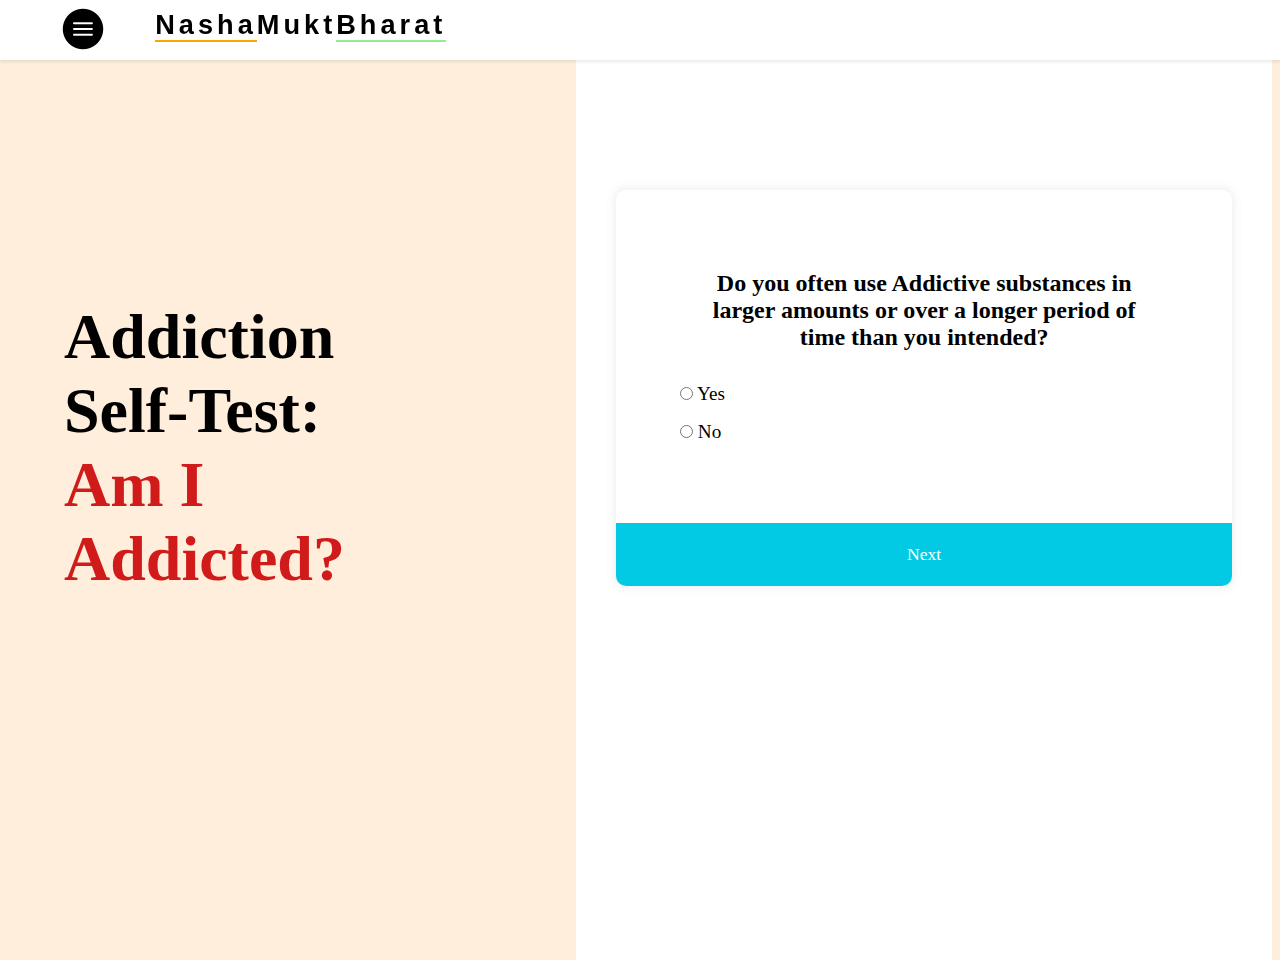
<file: addictiontst.html>
<!DOCTYPE html>
<html lang="en">
<head>
    <meta charset="UTF-8">
    <meta http-equiv="X-UA-Compatible" content="IE=edge">
    <meta name="viewport" content="width=device-width, initial-scale=1.0">
    <link rel="stylesheet" href="test.css">
    <title>Document</title>
</head>
<body>
    <nav class="flex">
        <div id="navleft" class="flex">
          <button id="btn"><img src="icons8-menu-64.png" alt="menu" /></button>
          <a href="index.html" id="name"
            ><span id="one">Nasha</span><span id="two">Mukt</span
            ><span id="three">Bharat</span></a
          >
        </div>
        <!-- <div class="flex">
          <a href="login.html"
            ><img
              src="iconmonstr-user-19-240.png"
              alt="login"
              style="width: 40px"
          /></a>
          <p id="login">
            <a href="login.html" style="text-decoration: none; color: black">
              Profile</a
            >
          </p>
        </div> -->
      </nav>
      <div id="menu">
        <button id="btn1"><img src="iconmonstr-x-mark-1-240.png" alt="menu" style="width: 35px; margin-left:15px;"/></button>
        <div id="menucontainer">
          <p><a href="login.html">Your Profile</a></p>
          <p><a href="addictiontst.html">Addiction Test</a></p>
          <p><a href="stats.html">Global Statistics</a></p>
          <p><a href="knowledge.html">General Treatment</a></p>
          <p><a href="message.html">Messages from Real life fighters</a></p>
          <p><a href="frm.html">Become a volunteer / Need Volunteers</a></p>
        </div>
      </div>

        <div id="left">
            <h1>Addiction <br> Self-Test: <br> <span style="color: rgb(209, 27, 27);">Am I Addicted?</span></h1>
        </div>
        <div id="right">
            <!-- <form action="#">
                <p>Do you often use Alcohol in larger amounts or over a longer period of time than you intended?</p>
                <div class="answer">
                    <label class="container">Yes
                        <input type="checkbox" checked="checked">
                        <span class="checkmark"></span>
                    </label>
                    <label class="container">No
                        <input type="checkbox">
                        <span class="checkmark"></span>
                    </label>
                </div>
                <hr>
                <p>Have you for a while now wanted to cut back on Alcohol or made unsuccessful attempts to do so?</p>
                <div class="answer">
                    <label class="container">Yes
                        <input type="checkbox" checked="checked">
                        <span class="checkmark"></span>
                    </label>
                    <label class="container">No
                        <input type="checkbox">
                        <span class="checkmark"></span>
                    </label>
                </div>
                <hr>
                <p>Do you spend a great deal of time finding, using, or recovering from Alcohol?</p>
                <div class="answer">
                    <label class="container">Yes
                        <input type="checkbox" checked="checked">
                        <span class="checkmark"></span>
                    </label>
                    <label class="container">No
                        <input type="checkbox">
                        <span class="checkmark"></span>
                    </label>
                </div>
                <hr>
                <p>Do you have strong urges or powerful cravings to use Alcohol?</p>
                <div class="answer">
                    <label class="container">Yes
                        <input type="checkbox" checked="checked">
                        <span class="checkmark"></span>
                    </label>
                    <label class="container">No
                        <input type="checkbox">
                        <span class="checkmark"></span>
                    </label>
                </div>
                <hr>
                <p>Has your use of Alcohol resulted in your inability to meet your obligations at work, home, or school?</p>
                <div class="answer">
                    <label class="container">Yes
                        <input type="checkbox" checked="checked">
                        <span class="checkmark"></span>
                    </label>
                    <label class="container">No
                        <input type="checkbox">
                        <span class="checkmark"></span>
                    </label>
                </div>
                <hr>
                <p>Have you had to cut back on or abandon social, professional, or recreational activities due to your use of Alcohol?</p>
                <div class="answer">
                    <label class="container">Yes
                        <input type="checkbox" checked="checked">
                        <span class="checkmark"></span>
                    </label>
                    <label class="container">No
                        <input type="checkbox">
                        <span class="checkmark"></span>
                    </label>
                </div>
                <hr>
                <p>Have you repeatedly used Alcohol when it was hazardous to do so, such as while driving a car or operating machinery?</p>
                <div class="answer">
                    <label class="container">Yes
                        <input type="checkbox" checked="checked">
                        <span class="checkmark"></span>
                    </label>
                    <label class="container">No
                        <input type="checkbox">
                        <span class="checkmark"></span>
                    </label>
                </div>
                <hr>
                <p>Have you experienced social or relationship problems due to your use of Alcohol and kept using anyway?</p>
                <div class="answer">
                    <label class="container">Yes
                        <input type="checkbox" checked="checked">
                        <span class="checkmark"></span>
                    </label>
                    <label class="container">No
                        <input type="checkbox">
                        <span class="checkmark"></span>
                    </label>
                </div>
                <hr>
                <p>Have you kept using Alcohol knowing that it has caused or worsened physical or mental health issues?</p>
                <div class="answer">
                    <label class="container">Yes
                        <input type="checkbox" checked="checked">
                        <span class="checkmark"></span>
                    </label>
                    <label class="container">No
                        <input type="checkbox">
                        <span class="checkmark"></span>
                    </label>
                </div>
                <hr>
                <p>When you attempt to cut back on or stop your use of Alcohol, have you experienced uncomfortable physical or mental health symptoms (withdrawal)?</p>
                <div class="answer">
                    <label class="container">Yes
                        <input type="checkbox" checked="checked">
                        <span class="checkmark"></span>
                    </label>
                    <label class="container">No
                        <input type="checkbox">
                        <span class="checkmark"></span>
                    </label>
                </div>
                <hr>
                <p>Have you experienced diminished effects when you use Alcohol compared to the past and/or have you needed more Alcohol to feel the effects you’re seeking (tolerance)?</p>
                <div class="answer">
                    <label class="container">Yes
                        <input type="checkbox" checked="checked">
                        <span class="checkmark"></span>
                    </label>
                    <label class="container">No
                        <input type="checkbox">
                        <span class="checkmark"></span>
                    </label>
                </div>
                <input type="button" value="Submit" id="submit">
            </form> -->
            <div class="quiz-container" id="quiz">
                <div class="quiz-header">
                  <h2 id="question">Question Text</h2>
                  <ul>
                    <li>
                      <input type="radio" name="answer" id="a" class="answer">
                      <label for="a" id="a_text">Answer</label>
                    </li>
            
                    <li>
                      <input type="radio" name="answer" id="b" class="answer">
                      <label for="b" id="b_text">Answer</label>
                    </li>
            
                  </ul>
                </div>
            
                <button id="submit">Next</button>
            
              </div>
            
            
              <script src="script.js"></script>
        </div>

      <script>
        const btn = document.getElementById("btn");
        btn.onclick = function () {
          const a = document.getElementById("menu");
          if (a.style.display == "none") {
            a.style.display = "block";
          } else {
            a.style.display = "none";
          }
          console.log("CLICKED!");
        };
        const btn1 = document.getElementById("btn1");
        btn1.onclick = function () {
          const a = document.getElementById("menu");
          if (a.style.display == "none") {
            a.style.display = "block";
          } else {
            a.style.display = "none";
          }
          console.log("CLICKED!");
        };
      </script>
</body>
</html>
</file>
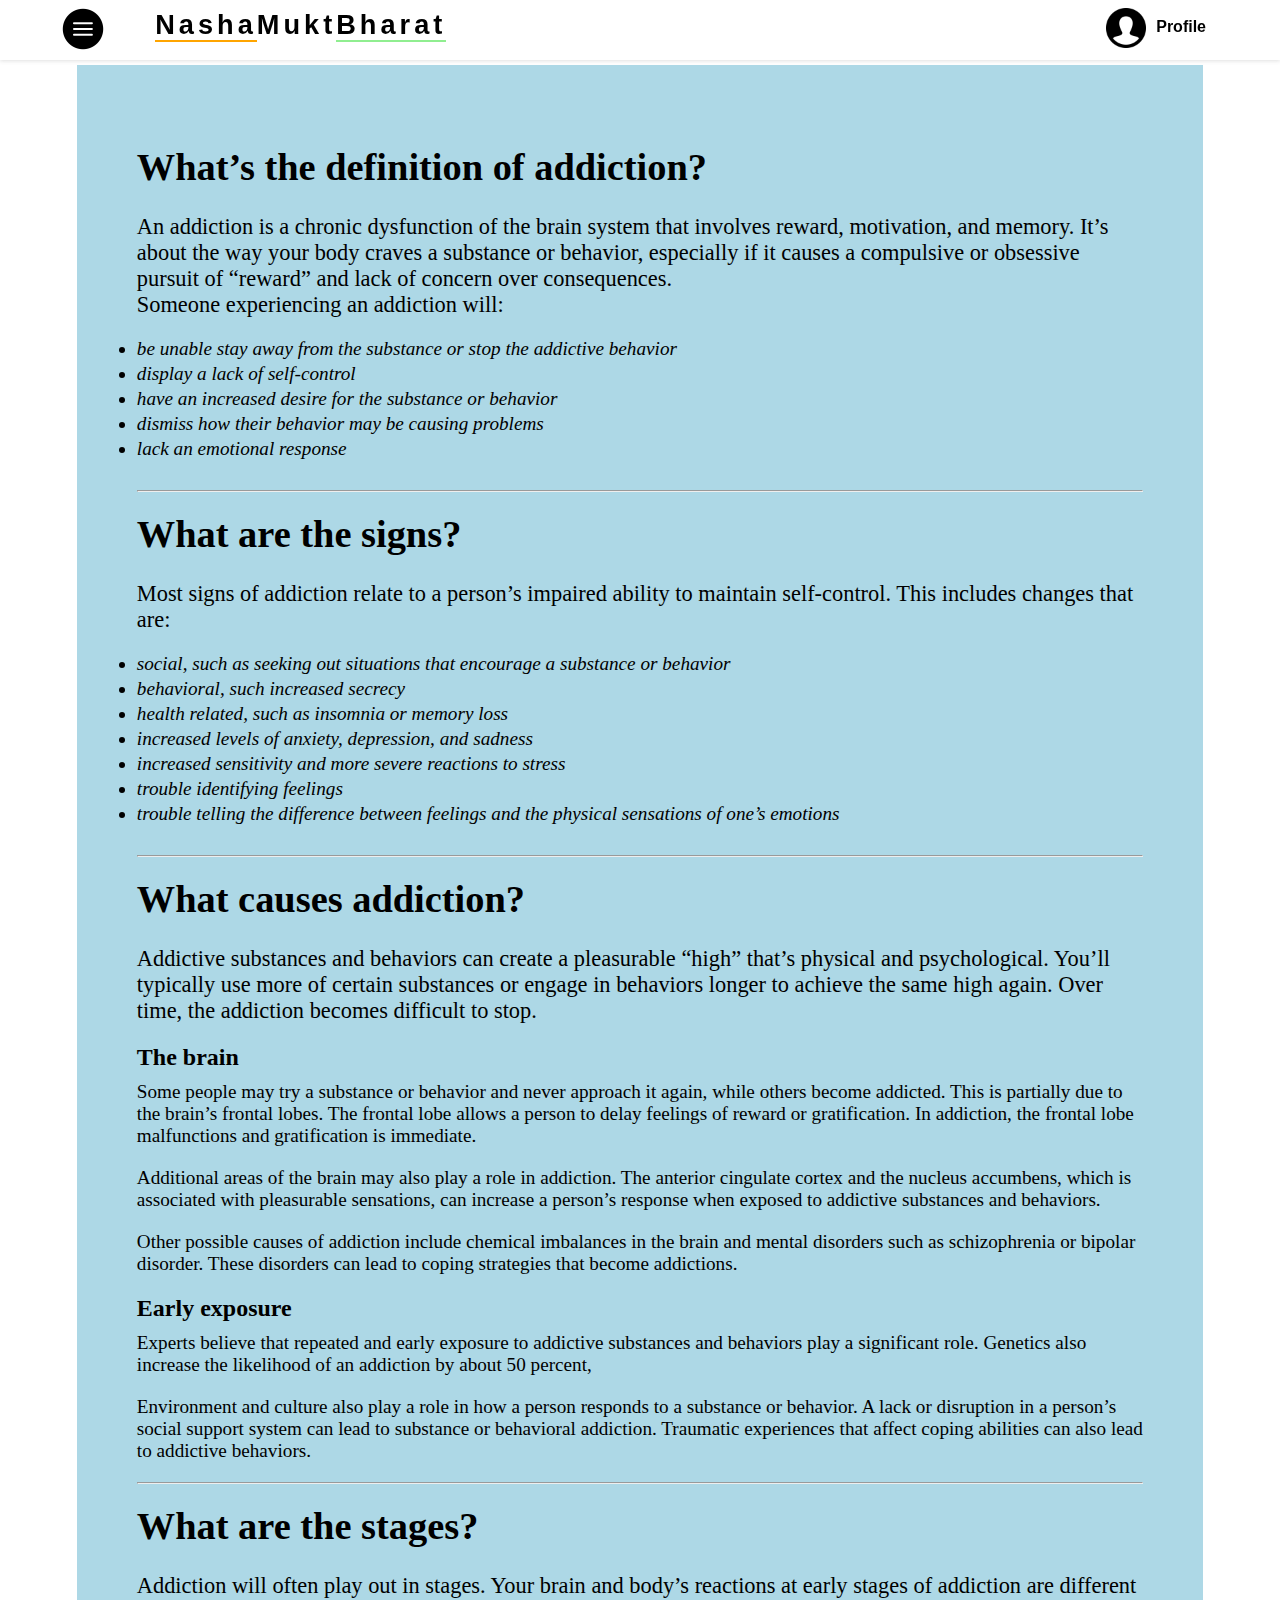
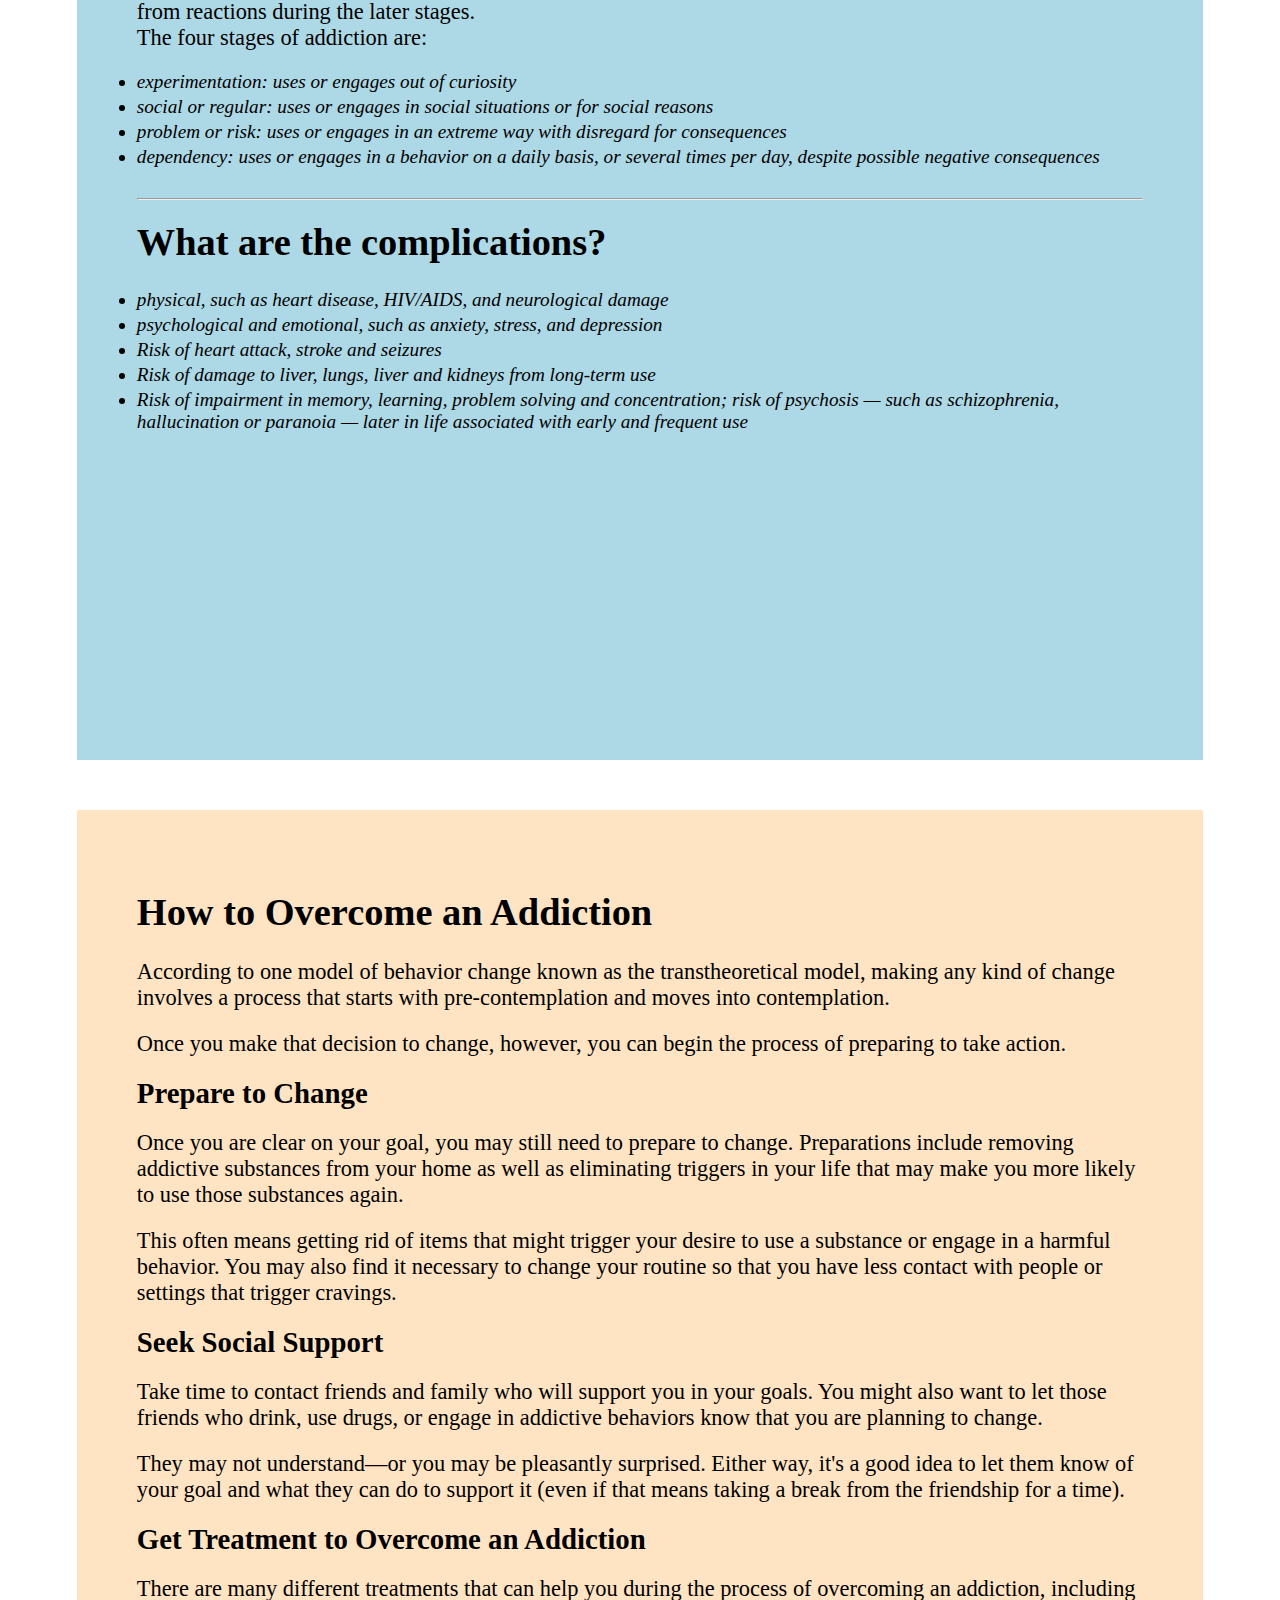
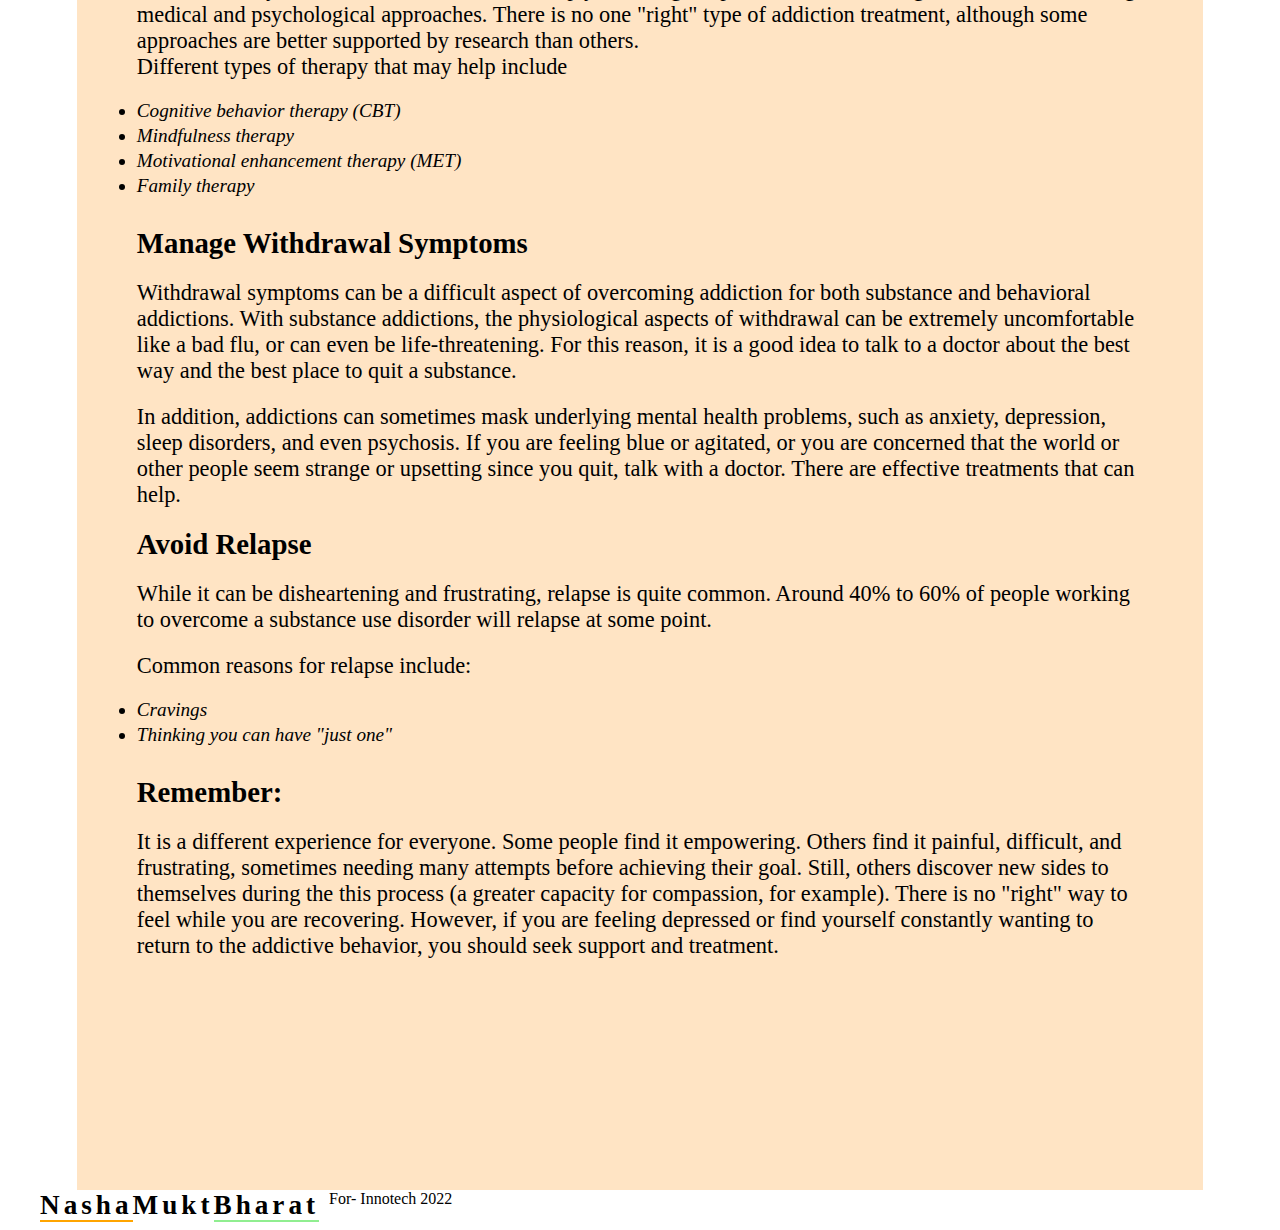
<file: knowledge.html>
<!DOCTYPE html>
<html lang="en">
<head>
    <meta charset="UTF-8">
    <meta http-equiv="X-UA-Compatible" content="IE=edge">
    <meta name="viewport" content="width=device-width, initial-scale=1.0">
    <link rel="stylesheet" href="knowledge.css">
    <title>Document</title>
</head>
<body>
    <nav class="flex">
        <div id="navleft" class="flex">
          <button id="btn"><img src="icons8-menu-64.png" alt="menu" /></button>
          <a href="index.html" id="name"
            ><span id="one">Nasha</span><span id="two">Mukt</span
            ><span id="three">Bharat</span></a
          >
        </div>
        <div class="flex">
          <a href="login.html"
            ><img
              src="iconmonstr-user-19-240.png"
              alt="login"
              style="width: 40px"
          /></a>
          <p id="login">
            <a href="login.html" style="text-decoration: none; color: black">
              Profile</a
            >
          </p>
        </div>
    </nav>
    <div id="menu">
      <button id="btn1"><img src="iconmonstr-x-mark-1-240.png" alt="menu" style="width: 35px; margin-left:15px;"/></button>
        <div id="menucontainer">
          <p><a href="login.html">Your Profile</a></p>
          <p><a href="addictiontst.html">Addiction Test</a></p>
          <p><a href="stats.html">Global Statistics</a></p>
          <p><a href="knowledge.html">Managing Addiction</a></p>
          <p><a href="message.html">Messages from ex-addicts</a></p>
          <p><a href="#frm.html">Become a volunteer / Need Volunteers</a></p>
        </div>
    </div>
    <div id="data" class="round">
      <h1>What’s the definition of addiction?</h1>
      <p>An addiction is a chronic dysfunction of the brain system that involves reward, motivation, and memory. It’s about the way your body craves a substance or behavior, especially if it causes a compulsive or obsessive pursuit of “reward” and lack of concern over consequences. <br>Someone experiencing an addiction will:</p>
      <ul>
        <li>be unable stay away from the substance or stop the addictive behavior</li>
        <li>display a lack of self-control</li>
        <li>have an increased desire for the substance or behavior</li>
        <li>dismiss how their behavior may be causing problems</li>
        <li>lack an emotional response</li>
      </ul>
      <hr>
      <h1>What are the signs?</h1>
      <p>Most signs of addiction relate to a person’s impaired ability to maintain self-control. This includes changes that are:</p>
      <ul>
        <li>social, such as seeking out situations that encourage a substance or behavior</li>
        <li>behavioral, such increased secrecy</li>
        <li>health related, such as insomnia or memory loss</li>
        <li>increased levels of anxiety, depression, and sadness</li>
        <li>increased sensitivity and more severe reactions to stress</li>
        <li>trouble identifying feelings</li>
        <li>trouble telling the difference between feelings and the physical sensations of one’s emotions </li>
      </ul>
      <hr>
      <h1>What causes addiction?</h1>
      <p>Addictive substances and behaviors can create a pleasurable “high” that’s physical and psychological. You’ll typically use more of certain substances or engage in behaviors longer to achieve the same high again. Over time, the addiction becomes difficult to stop.</p>
      <h2>The brain</h2>
      <p style="font-size: 1.2em;">Some people may try a substance or behavior and never approach it again, while others become addicted. This is partially due to the brain’s frontal lobes. The frontal lobe allows a person to delay feelings of reward or gratification. In addiction, the frontal lobe malfunctions and gratification is immediate.</p>
      <p style="font-size: 1.2em;">Additional areas of the brain may also play a role in addiction. The anterior cingulate cortex and the nucleus accumbens, which is associated with pleasurable sensations, can increase a person’s response when exposed to addictive substances and behaviors.</p>
      <p style="font-size: 1.2em;">Other possible causes of addiction include chemical imbalances in the brain and mental disorders such as schizophrenia or bipolar disorder. These disorders can lead to coping strategies that become addictions.</p>
      <h2>Early exposure</h2>
      <p style="font-size: 1.2em;">Experts believe that repeated and early exposure to addictive substances and behaviors play a significant role. Genetics also increase the likelihood of an addiction by about 50 percent,</p>
      <p style="font-size: 1.2em;">Environment and culture also play a role in how a person responds to a substance or behavior. A lack or disruption in a person’s social support system can lead to substance or behavioral addiction. Traumatic experiences that affect coping abilities can also lead to addictive behaviors.</p>
      <hr>
      <h1>What are the stages?</h1>
      <p>Addiction will often play out in stages. Your brain and body’s reactions at early stages of addiction are different from reactions during the later stages. <br> The four stages of addiction are:</p>
      <ul>
        <li>experimentation: uses or engages out of curiosity</li>
        <li>social or regular: uses or engages in social situations or for social reasons</li>
        <li>problem or risk: uses or engages in an extreme way with disregard for consequences</li>
        <li>dependency: uses or engages in a behavior on a daily basis, or several times per day, despite possible negative consequences</li>
      </ul>
      <hr>
      <h1>What are the complications?</h1>
      <ul>
        <li>physical, such as heart disease, HIV/AIDS, and neurological damage</li>
        <li>psychological and emotional, such as anxiety, stress, and depression</li>
        <li>Risk of heart attack, stroke and seizures</li>
        <li>Risk of damage to liver, lungs, liver and kidneys from long-term use</li>
        <li> Risk of impairment in memory, learning, problem solving and concentration; risk of psychosis — such as schizophrenia, hallucination or paranoia — later in life associated with early and frequent use</li>
      </ul>
    </div>
    <div id="measures" class="round">
      <h1>How to Overcome an Addiction</h1>
      <p>According to one model of behavior change known as the transtheoretical model, making any kind of change involves a process that starts with pre-contemplation and moves into contemplation.</p>
      <p>Once you make that decision to change, however, you can begin the process of preparing to take action.</p>
      <h2>Prepare to Change</h2>
      <p>Once you are clear on your goal, you may still need to prepare to change. Preparations include removing addictive substances from your home as well as eliminating triggers in your life that may make you more likely to use those substances again.</p>
      <p>This often means getting rid of items that might trigger your desire to use a substance or engage in a harmful behavior. You may also find it necessary to change your routine so that you have less contact with people or settings that trigger cravings.</p>
      <h2>Seek Social Support</h2>
      <p>Take time to contact friends and family who will support you in your goals. You might also want to let those friends who drink, use drugs, or engage in addictive behaviors know that you are planning to change.</p>

      <p> They may not understand—or you may be pleasantly surprised. Either way, it's a good idea to let them know of your goal and what they can do to support it (even if that means taking a break from the friendship for a time).</p>
      <h2>Get Treatment to Overcome an Addiction</h2>
      <p>There are many different treatments that can help you during the process of overcoming an addiction, including medical and psychological approaches. There is no one "right" type of addiction treatment, although some approaches are better supported by research than others. <br>Different types of therapy that may help include</p>
      <ul>
        <li>Cognitive behavior therapy (CBT)</li>
        <li>Mindfulness therapy</li>
        <li>Motivational enhancement therapy (MET)</li>
        <li>Family therapy</li>
      </ul>
      <h2>Manage Withdrawal Symptoms</h2>
      <p>Withdrawal symptoms can be a difficult aspect of overcoming addiction for both substance and behavioral addictions. With substance addictions, the physiological aspects of withdrawal can be extremely uncomfortable like a bad flu, or can even be life-threatening. For this reason, it is a good idea to talk to a doctor about the best way and the best place to quit a substance.</p>
      <p>In addition, addictions can sometimes mask underlying mental health problems, such as anxiety, depression, sleep disorders, and even psychosis. If you are feeling blue or agitated, or you are concerned that the world or other people seem strange or upsetting since you quit, talk with a doctor. There are effective treatments that can help.</p>
      <h2>Avoid Relapse</h2>
      <p>While it can be disheartening and frustrating, relapse is quite common. Around 40% to 60% of people working to overcome a substance use disorder will relapse at some point.</p>
      <p>Common reasons for relapse include:</p>
      <ul>
        <li>Cravings</li>
        <li>Thinking you can have "just one"</li>
      </ul>
      <h2>Remember:</h2>
      <p>It is a different experience for everyone. Some people find it empowering. Others find it painful, difficult, and frustrating, sometimes needing many attempts before achieving their goal. Still, others discover new sides to themselves during the this process (a greater capacity for compassion, for example).
      There is no "right" way to feel while you are recovering. However, if you are feeling depressed or find yourself constantly wanting to return to the addictive behavior, you should seek support and treatment.</p>
    </div>
    <footer class="flex">
      <div id="footerleft">
        <a href="#" id="name"
          ><span id="one">Nasha</span><span id="two">Mukt</span
          ><span id="three">Bharat</span></a
        >
      </div>
      <div id="footerright">
        <p>For- Innotech 2022</p>
      </div>
    </footer>
      <script>
        const btn = document.getElementById("btn");
        btn.onclick = function () {
          const a = document.getElementById("menu");
          if (a.style.display == "none") {
            a.style.display = "block";
          } else {
            a.style.display = "none";
          }
          console.log("CLICKED!");
        };
        const btn1 = document.getElementById("btn1");
        btn1.onclick = function () {
          const a = document.getElementById("menu");
          if (a.style.display == "none") {
            a.style.display = "block";
          } else {
            a.style.display = "none";
          }
          console.log("CLICKED!");
        };
      </script>  
</body>
</html>
</file>
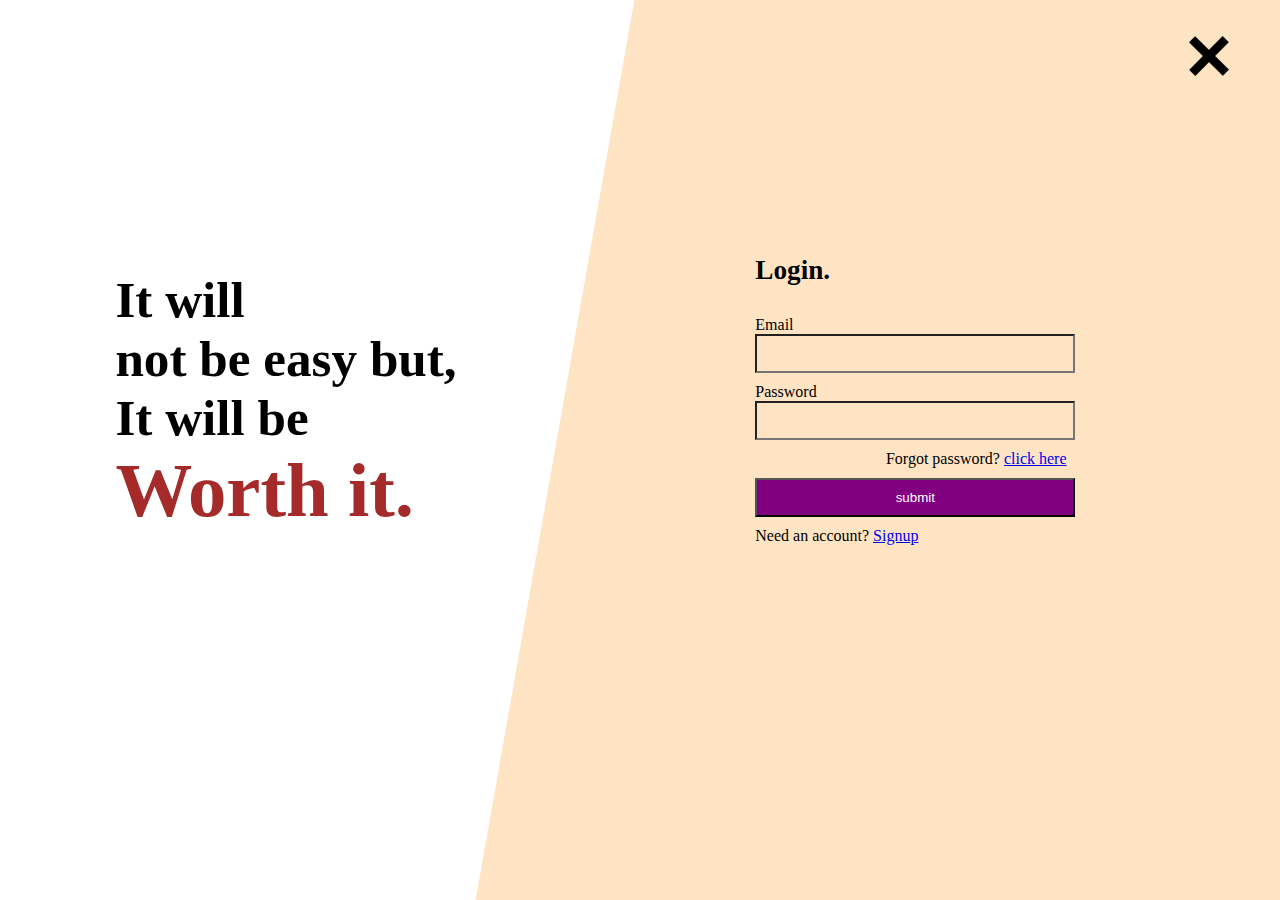
<file: login.html>
<!DOCTYPE html>
<html lang="en">
<head>
    <meta charset="UTF-8">
    <meta http-equiv="X-UA-Compatible" content="IE=edge">
    <meta name="viewport" content="width=device-width, initial-scale=1.0">
    <link rel="stylesheet" href="login.css">
    <title>Document</title>
</head>
<body>
    <div id="container">
        <a id="cross" href="index.html"><img src="iconmonstr-x-mark-1-240.png" alt="back" width="40px"></a>
        <div id="content">
            <div id="text">
                <h2>It will <br> not be easy but,<br> It will be <br> <span> Worth it.</span></h2>
            </div>
            <div id="form">
                <h3>Login.</h3>
                <form action="#">
                    <p>Email</p>
                    <input type="email" name="email" id="email">
                    <p>Password</p>
                    <input type="password" name="pass" id="pass">
                    <p style="text-align: end; margin-right: 11vw;">Forgot password? <a href="#">click here</a></p>
                    <input type="button" value="submit" id="submit">
                    <p>Need an account? <a href="signup.html">Signup</a></p>
                </form>
            </div>
            </div>
    </div>
</body>
</html>
</file>
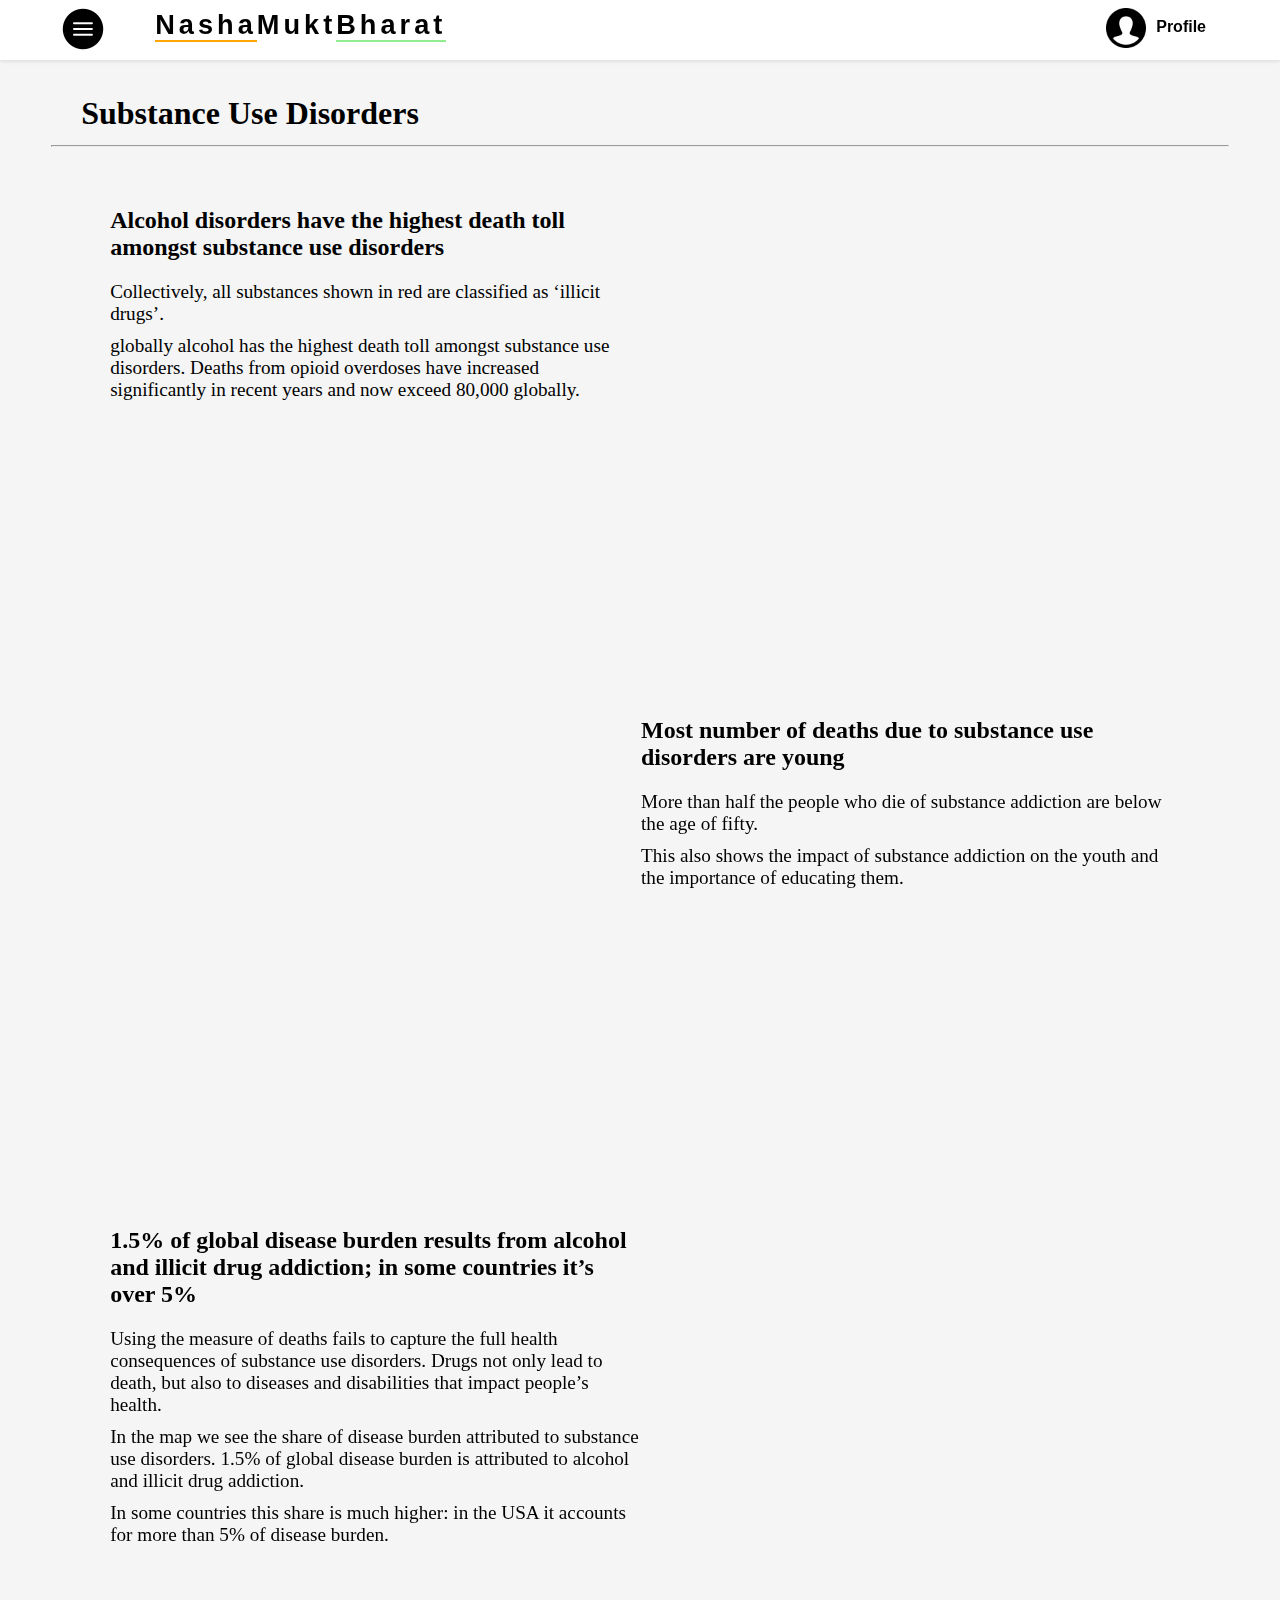
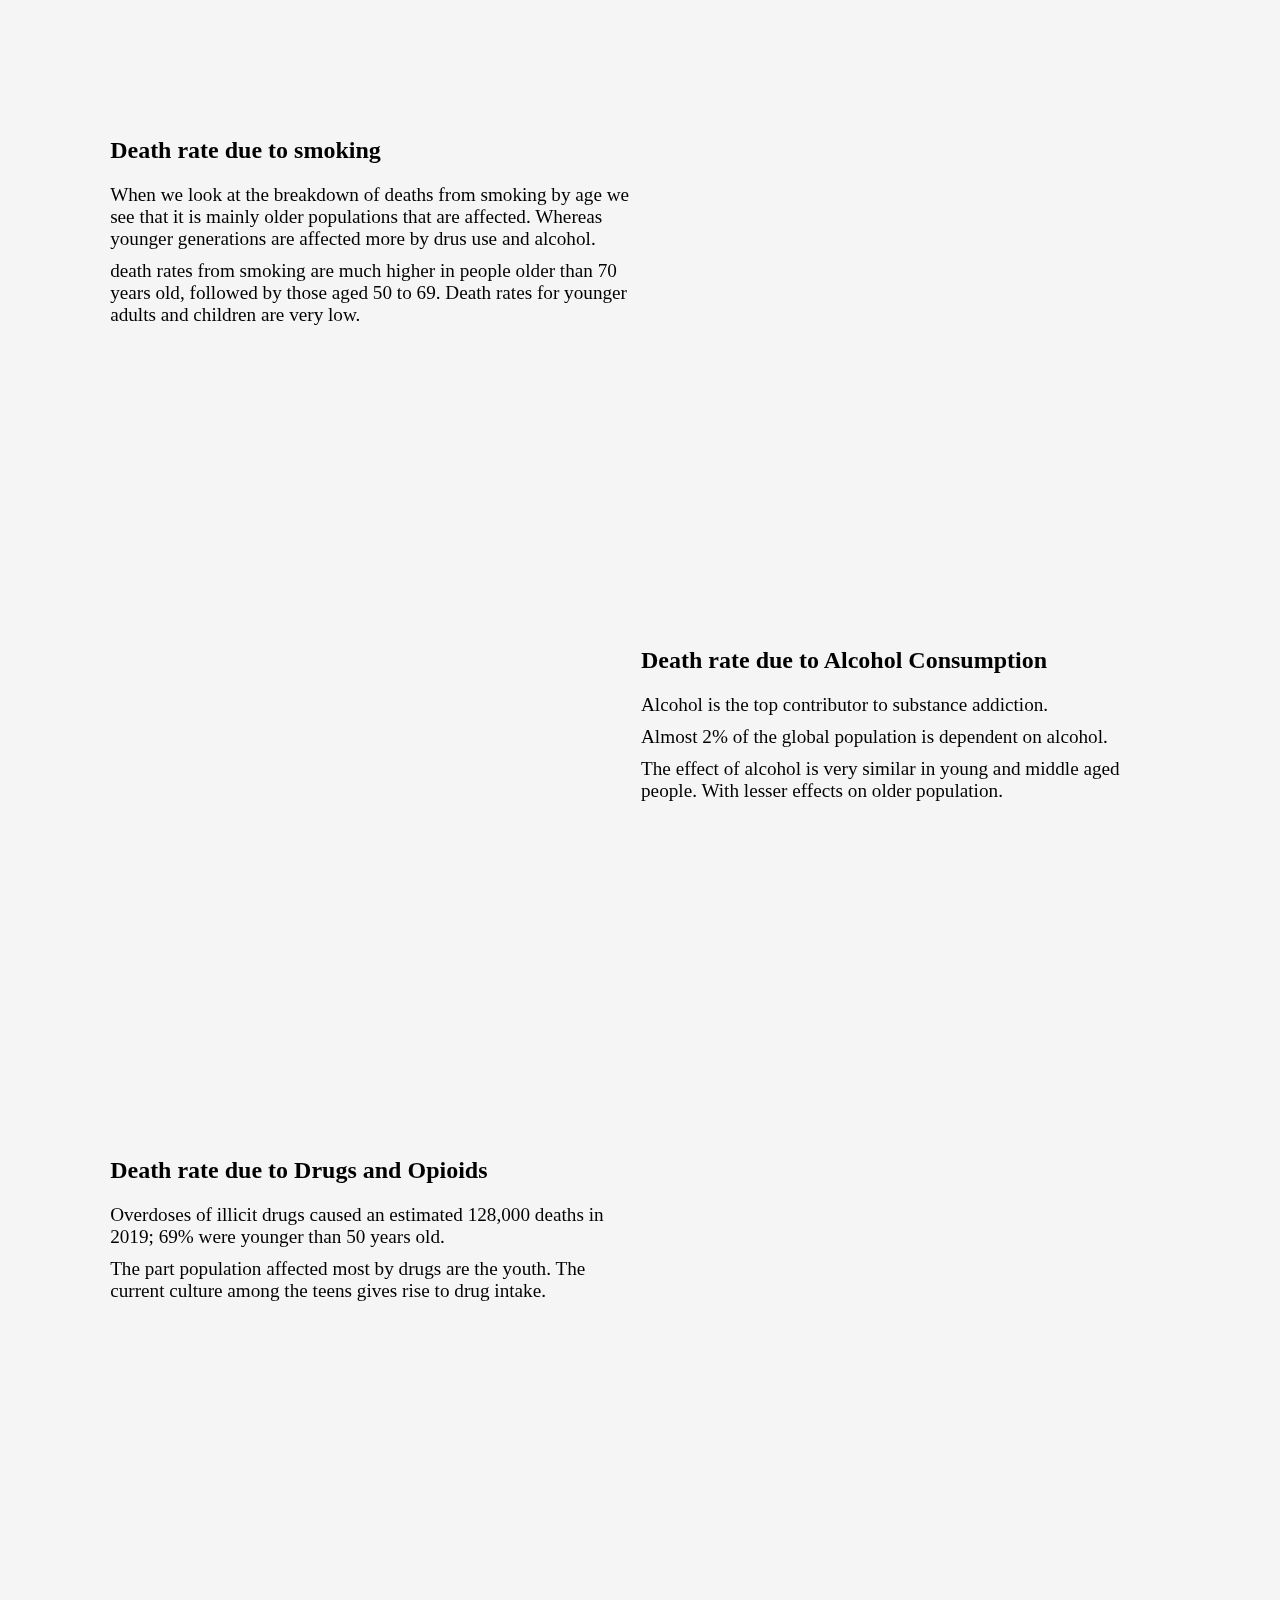
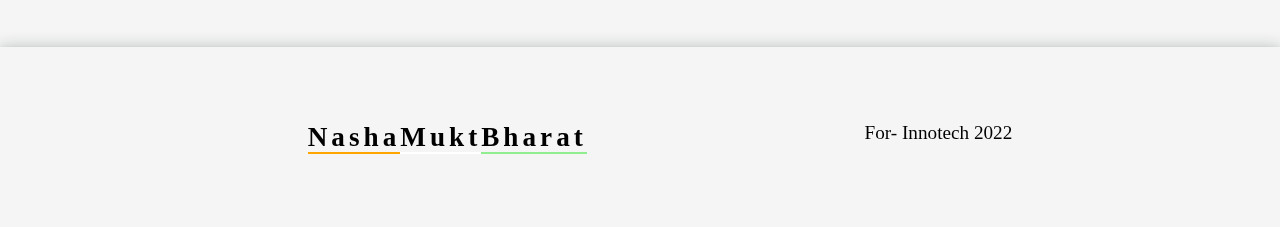
<file: stats.html>
<!DOCTYPE html>
<html lang="en">
<head>
    <meta charset="UTF-8">
    <meta http-equiv="X-UA-Compatible" content="IE=edge">
    <meta name="viewport" content="width=device-width, initial-scale=1.0">
    <link rel="stylesheet" href="stats.css">
    <title>Document</title>
</head>
<body>
    <nav class="flex">
        <div id="navleft" class="flex">
          <button id="btn"><img src="icons8-menu-64.png" alt="menu" /></button>
          <a href="index.html" id="name"
            ><span id="one">Nasha</span><span id="two">Mukt</span
            ><span id="three">Bharat</span></a
          >
        </div>
        <div class="flex">
          <a href="login.html"
            ><img
              src="iconmonstr-user-19-240.png"
              alt="login"
              style="width: 40px"
          /></a>
          <p id="login">
            <a href="login.html" style="text-decoration: none; color: black">
              Profile</a
            >
          </p>
        </div>
      </nav>
      <div id="menu">
        <button id="btn1"><img src="iconmonstr-x-mark-1-240.png" alt="menu" style="width: 35px; margin-left:15px;"/></button>
        <div id="menucontainer">
          <p><a href="login.html">Your Profile</a></p>
          <p><a href="addictiontst.html">Addiction Test</a></p>
          <p><a href="stats.html">Global Statistics</a></p>
          <p><a href="knowledge.html">Managing Addiction</a></p>
          <!-- <p><a href="#">FAQ</a></p> -->
          <p><a href="message.html">Messages from Real life fighters</a></p>
          <p><a href="frm.html">Become a volunteer / Need Volunteers</a></p>
        </div>
      </div>


        <div id="first" class="cntnr">
            <div class="heading">
                <h1>Substance Use Disorders</h1>
                <hr>
            </div>
            <div class="flex containerdata">
                <div id="lefty">
                    <h2>Alcohol disorders have the highest death toll amongst substance use disorders</h2>
                    <p>Collectively, all substances shown in red are classified as ‘illicit drugs’.</p>
                    <p>globally alcohol has the highest death toll amongst substance use disorders. Deaths from opioid overdoses have increased significantly in recent years and now exceed 80,000 globally.</p>
                </div>
                <iframe src="https://ourworldindata.org/grapher/deaths-substance-disorders?country=~IND" loading="lazy" style="width: 45%; height: 450px; border: 0px none;"></iframe>
            </div>
            <div class="flex containerdata">
              <iframe src="https://ourworldindata.org/grapher/deaths-substance-disorders-age?country=~IND" loading="lazy" style="width: 45%; height: 450px; border: 0px none;"></iframe>
              <div id="lefty">
                  <h2>Most number of deaths due to substance use disorders are young</h2>
                  <p>More than half the people who die of substance addiction are below the age of fifty.</p>
                  <p>This also shows the impact of substance addiction on the youth and the importance of educating them.</p>
              </div>
            </div>
            <div class="flex containerdata">
              <div id="lefty">
                  <h2>1.5% of global disease burden results from alcohol and illicit drug addiction; in some countries it’s over 5%</h2>
                  <p>Using the measure of deaths fails to capture the full health consequences of substance use disorders. Drugs not only lead to death, but also to diseases and disabilities that impact people’s health.</p>
                  <p>In the map we see the share of disease burden attributed to substance use disorders. 1.5% of global disease burden is attributed to alcohol and illicit drug addiction.</p>
                  <p>In some countries this share is much higher: in the USA it accounts for more than 5% of disease burden.</p>
              </div>
              <iframe src="https://ourworldindata.org/grapher/alcohol-drug-use-disorders-share-total-disease" loading="lazy" style="width: 45%; height: 450px; border: 0px none;"></iframe>
            </div>
            <div class="flex containerdata">
              <div id="lefty">
                  <h2>Death rate due to smoking</h2>
                  <p>When we look at the breakdown of deaths from smoking by age we see that it is mainly older populations that are affected. Whereas younger generations are affected more by drus use and alcohol.</p>
                  <p>death rates from smoking are much higher in people older than 70 years old, followed by those aged 50 to 69. Death rates for younger adults and children are very low.</p>
              </div>
              <iframe src="https://ourworldindata.org/grapher/death-rates-smoking-age?country=~IND" loading="lazy" style="width: 45%; height: 450px; border: 0px none;"></iframe>
            </div>
            <div class="flex containerdata">
              <iframe src="https://ourworldindata.org/grapher/deaths-attributed-to-alcohol-use-by-age?country=~IND" loading="lazy" style="width: 45%; height: 450px; border: 0px none;"></iframe>
              <div id="lefty">
                  <h2>Death rate due to Alcohol Consumption</h2>
                  <p>Alcohol is the top contributor to substance addiction.</p>
                  <p>Almost 2% of the global population is dependent on alcohol.</p>
                  <p>The effect of alcohol is very similar in young and middle aged people. With lesser effects on older population.</p>
                  <p></p>
              </div>
            </div>
            <div class="flex containerdata">
              <div id="lefty">
                  <h2>Death rate due to Drugs and Opioids</h2>
                  <p>Overdoses of illicit drugs caused an estimated 128,000 deaths in 2019; 69% were younger than 50 years old.</p>
                  <p>The part population affected most by drugs are the youth. The current culture among the teens gives rise to drug intake.</p>
              </div>
              <iframe src="https://ourworldindata.org/grapher/deaths-from-drug-use-disorders-by-age?country=~IND" loading="lazy" style="width: 45%; height: 450px; border: 0px none;"></iframe>
            </div>

        </div>




        <footer class="flex">
            <div id="footerleft">
              <a href="#" id="name"
                ><span id="one">Nasha</span><span id="two">Mukt</span
                ><span id="three">Bharat</span></a
              >
            </div>
            <div id="footerright">
              <p>For- Innotech 2022</p>
            </div>
          </footer>
      <script>
        const btn = document.getElementById("btn");
        btn.onclick = function () {
          const a = document.getElementById("menu");
          if (a.style.display == "none") {
            a.style.display = "block";
          } else {
            a.style.display = "none";
          }
          console.log("CLICKED!");
        };
        const btn1 = document.getElementById("btn1");
        btn1.onclick = function () {
          const a = document.getElementById("menu");
          if (a.style.display == "none") {
            a.style.display = "block";
          } else {
            a.style.display = "none";
          }
          console.log("CLICKED!");
        };
      </script>
</body>
</html>
</file>
<file: test.css>
*{
    margin: 0;
    padding: 0;
    box-sizing: border-box;
}
.flex{
    display: flex;
    flex-wrap: wrap;
    align-content: center;
}
                                                            /* Navigation Bar */
nav{
    height: 60px;
    width: 100vw;
    background-color: white;
    position: fixed;
    top: 0;
    left: 0;
    font-family: 'Open Sans', sans-serif;
    justify-content: space-between;
    padding-left: 4%;
    padding-right: 5%;
    overflow: hidden;
    box-shadow: rgba(99, 99, 99, 0.2) 0px 1px 4px 0px;
    z-index: 10;
}

#navleft{
    justify-content: start;
}
#btn{
    background-color: white;
    height: 70px;
    border: none;
}
#btn:hover{
    cursor: pointer;
}

#one{
    border-bottom: 2px solid orange;
}
#two{
    border-bottom: 2px solid white;
}
#three{
    border-bottom: 2px solid lightgreen ;
}
#menu{
    display: none;
    position: fixed;
    left: 10;
    top: 0;
    background-color: white;
    height: 100vh;
    width: 40vw;
    z-index: 10;
    padding-left: 4vw;
    box-shadow: rgba(99, 99, 99, 0.2) 0px 2px 8px 0px;
}
#btn1{
    background-color: white;
    height: 70px;
    border: none;
}
#btn1:hover{
    cursor: pointer;
}
#menucontainer{
    height: 50vh;
    width: 25vw;
    position: relative;
    top: 40%;
    left: 50%;
    transform: translate(-50%,-50%);
}
#menucontainer p{
    text-align: center;
    padding: 20px;
    padding-bottom: 15px;
    margin: 15px;
    background-color: bisque;
}
#menucontainer p a{
    color: black;
    font-weight: 600;
    text-decoration: none;
}
#menucontainer p:hover{
    border-bottom: 2px solid black;
}

#name{
    font-weight: 800;
    font-size: 1.7em;
    letter-spacing: 4px ;
    padding: 10px;
    padding-top: 14px;
    margin-left: 30px;
    color: black;
    text-decoration: none;
}
/* #login{
    padding: 10px;
    font-weight: 600;
} */
body{
    background-color: rgb(254, 238, 219);
    padding-top: 60px;
}
/* #quiz{
    width: 60vw;
    height: 100vh;
    background-color: white;
    margin: auto;
}
#quiz h1{
    text-align: center;
    padding: 20px;
    border: 2px solid black;
} */
#left{
    position: fixed;
    left: 5%;
    top: 20%;
    height: 70vh;
    padding-top: 120px;
    width: 30vw;
    /* background-color: aqua; */
}
#left h1{
    font-size: 4em;
}
#right{
    position: relative;
    left: 45%;
    height: 100vh;
    width: 54.4vw;
    background-color: white;
    padding: 40px;
    align-items: center;
}
/* form p{
    font-size: 1.4em;
    margin: 5px;
    margin-top: 20px;
}
.answer{
    margin: 20px;
}
.container{
    margin: 20px;
    font-size: 1.4em;
}
#submit{
    position: relative;
    left: 250px;
    margin-top: 20px;
    /* background-color: rgb(209, 27, 27); *
    font-weight: 600;
    background-color: purple;
    color: white;
    border: none;
    padding: 20px;
    width: 300px;
}
#submit:hover{
    text-decoration: underline;
    cursor: pointer;
}
 */









 .quiz-container{
    background-color: #fff;
    border-radius: 10px;
    margin-top: 90px;
    box-shadow: 0 0 10px 2px rgba(100, 100, 100, 0.1);
    /* width: 600px; */
    overflow: hidden;
  }
  .quiz-header{
    padding: 4rem;
  }
  #quiz h2{
    padding: 1rem;
    text-align: center;
    margin: 0;
  }
  
  .quiz-header ul{
    list-style-type: none;
    padding: 0;
  }
  .quiz-header ul li{
    font-size: 1.2rem;
    margin: 1rem 0;
  }
  .quiz-header ul li label{
    cursor: pointer;
  }
  .quiz-container button{
    background-color: #03cae4;
    color: #fff;
    border: none;
    display: block;
    width: 100%;
    cursor: pointer;
    font-size: 1.1rem;
    font-family: inherit;
    padding: 1.3rem;
  }
  .quiz-container button:hover{
    background-color: #04adc4;
  }
  .quiz-container button:focus{
    outline: none;
    background-color: #44b927;
  }
</file>
<file: knowledge.css>
*{
    margin: 0;
    padding: 0;
    box-sizing: border-box;
}
.flex{
    display: flex;
    flex-wrap: wrap;
    align-content: center;
}

                                                            /* Navigation Bar */

nav{
    height: 60px;
    width: 100vw;
    background-color: white;
    position: fixed;
    top: 0;
    left: 0;
    font-family: 'Open Sans', sans-serif;
    justify-content: space-between;
    padding-left: 4%;
    padding-right: 5%;
    overflow: hidden;
    box-shadow: rgba(99, 99, 99, 0.2) 0px 1px 4px 0px;
}

#navleft{
    justify-content: start;
}
#btn{
    background-color: white;
    height: 70px;
    border: none;
}
#btn:hover{
    cursor: pointer;
}

#one{
    border-bottom: 2px solid orange;
}
#two{
    border-bottom: 2px solid white;
}
#three{
    border-bottom: 2px solid lightgreen ;
}
#menu{
    display: none;
    position: fixed;
    left: 10;
    top: 0;
    background-color: white;
    height: 100vh;
    width: 40vw;
    z-index: 10;
    padding-left: 4vw;
    box-shadow: rgba(99, 99, 99, 0.2) 0px 2px 8px 0px;
}
#btn1{
    background-color: white;
    height: 70px;
    border: none;
}
#btn1:hover{
    cursor: pointer;
}
#menucontainer{
    height: 50vh;
    width: 25vw;
    position: relative;
    top: 40%;
    left: 50%;
    transform: translate(-50%,-50%);
}
#menucontainer p{
    text-align: center;
    padding: 20px;
    padding-bottom: 15px;
    margin: 15px;
    background-color: bisque;
}
#menucontainer p a{
    color: black;
    font-weight: 600;
    text-decoration: none;
}
#menucontainer p:hover{
    border-bottom: 2px solid black;
}

#name{
    font-weight: 800;
    font-size: 1.7em;
    letter-spacing: 4px ;
    padding: 10px;
    padding-top: 14px;
    margin-left: 30px;
    color: black;
    text-decoration: none;
}
#login{
    padding: 10px;
    font-weight: 600;
}


#data{
    margin-top: 65px;
    margin-left: 6%;
    margin-right: 6%;
    padding: 60px;
    height: 255vh;
    background-color: lightblue;
}

#data h1,#measures h1{
    margin-bottom: 25px;
    font-size: 2.4em;
    margin-top: 20px;
}
#data h2,#measures h2{
    margin-top: 20px;
    margin-bottom: 10px;
}
#data p,#measures p{
    font-size: 1.4em;
    margin-bottom: 20px;
}
#data ul,#measures ul{
    font-style: italic;
    margin-top: 20px;
    margin-bottom: 30px;
    font-size: 1.2em;
}
#data li,#measures li{
    margin-top: 3px;
}
#measures{
    margin-top: 50px;
    margin-left: 6%;
    margin-right: 6%;
    padding: 60px;
    height: 220vh;
    /* background-color: rgb(255, 255, 144); */
    background-color: bisque;
}
#measures h2{
    margin-top: 20px;
    margin-bottom: 20px;
    font-size: 1.8em;
}
</file>
<file: login.css>
*{
    margin: 0;
    padding: 0;
    box-sizing: border-box;
}
#container{
    height: 100vh;
    width: 100%;
    background-color: bisque;
    /* overflow: hidden; */
}
#content{
    display: flex;
    flex-wrap: wrap;
    justify-content: space-evenly;
    flex-direction: row;
    align-items: center;
    height: 100vh;
}
#cross{
    position: absolute;
    top: 4vh;
    right: 4vw;
}
#text{
    background-color: white;
    height: 100vh;
    width: 50vw;
    transform: skew(-10deg);
    position: relative;
    left: -10%;
}
#text h2{
    position: relative;
    left: 30%;
    top: 30%;
    font-size: 4vw;
    transform: skew(10deg);
}
#text h2 span{
    font-size: 1.5em;
    color: brown;
}
#form{
    /* background-color: aquamarine; */
    padding: 30px;
    height: 50vh;
    width: 40vw;
}
#form h3{
    font-size: 1.7em;
    margin-bottom: 30px;
}
#form input{
    padding: 10px;
    width: 25vw;
    margin-bottom: 10px;
    background-color: bisque;
}

#submit{
    background-color: purple !important;
    margin-top: 10px;
    color: white;
}
</file>
<file: stats.css>
*{
    margin: 0;
    padding: 0;
    box-sizing: border-box;
}
.flex{
    display: flex;
    flex-wrap: wrap;
    align-content: center;
}
body{
    padding-top: 65px;
    background-color: whitesmoke;
}

                                                            /* Navigation Bar */

nav{
    height: 60px;
    width: 100vw;
    background-color: white;
    position: fixed;
    top: 0;
    left: 0;
    font-family: 'Open Sans', sans-serif;
    justify-content: space-between;
    padding-left: 4%;
    padding-right: 5%;
    overflow: hidden;
    box-shadow: rgba(99, 99, 99, 0.2) 0px 1px 4px 0px;
}

#navleft{
    justify-content: start;
}
#btn{
    background-color: white;
    height: 70px;
    border: none;
}
#btn:hover{
    cursor: pointer;
}

#one{
    border-bottom: 2px solid orange;
}
#two{
    border-bottom: 2px solid white;
}
#three{
    border-bottom: 2px solid lightgreen ;
}
#menu{
    display: none;
    position: fixed;
    left: 10;
    top: 0;
    background-color: white;
    height: 100vh;
    width: 40vw;
    z-index: 10;
    padding-left: 4vw;
    box-shadow: rgba(99, 99, 99, 0.2) 0px 2px 8px 0px;
}
#btn1{
    background-color: white;
    height: 70px;
    border: none;
}
#btn1:hover{
    cursor: pointer;
}
#menucontainer{
    height: 50vh;
    width: 25vw;
    position: relative;
    top: 40%;
    left: 50%;
    transform: translate(-50%,-50%);
}
#menucontainer p{
    text-align: center;
    padding: 20px;
    padding-bottom: 15px;
    margin: 15px;
    background-color: bisque;
}
#menucontainer p a{
    color: black;
    font-weight: 600;
    text-decoration: none;
}
#menucontainer p:hover{
    border-bottom: 2px solid black;
}

#name{
    font-weight: 800;
    font-size: 1.7em;
    letter-spacing: 4px ;
    padding: 10px;
    padding-top: 14px;
    margin-left: 30px;
    color: black;
    text-decoration: none;
}
#login{
    padding: 10px;
    font-weight: 600;
}

                                                            /* content */
.cntnr{
    margin-left: 4%;
    margin-right: 4%;
}
#first{
}
.heading h1{
    height: 80px;
    padding: 30px;
}
#lefty{
    padding: 20px;
    width: 50%;
}
#lefty h2{
    margin-bottom: 20px;
}
#lefty p{
    font-size: 1.2em;
    margin-top: 10px;
}
.containerdata{
    margin-top: 20px;
    padding: 20px;
    justify-content: space-evenly;
}



footer{
    margin-top: 40px;
    height: 20vh;
    box-shadow: rgba(14, 30, 37, 0.12) 0px 2px 4px 0px, rgba(14, 30, 37, 0.32) 0px 2px 16px 0px;
    background-color: whitesmoke;
    justify-content: space-evenly;
}
#footerright{
    font-size: 1.2em;
}
</file>
